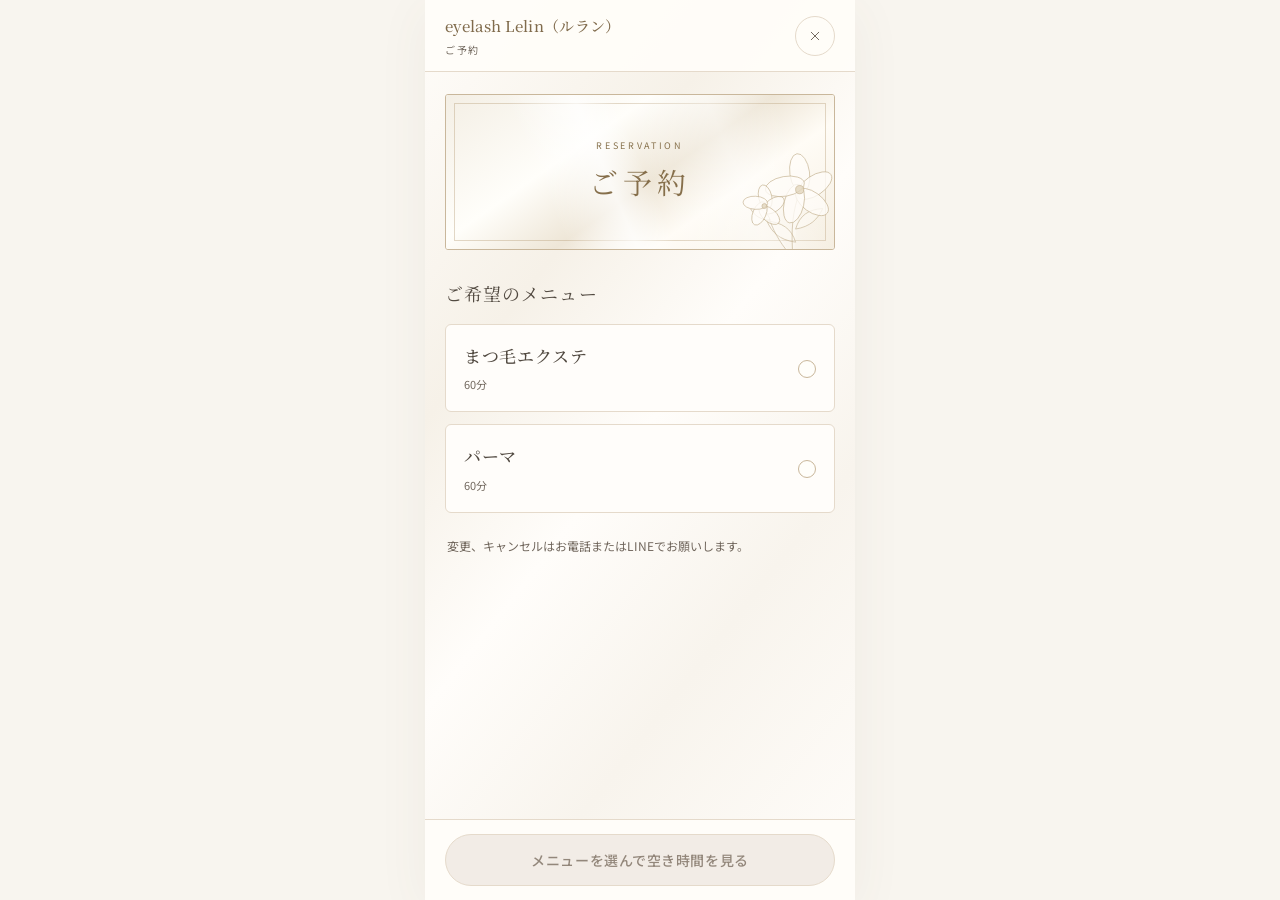
<file: index.html>
<!DOCTYPE html>
<html lang="ja">
<head>
  <meta charset="UTF-8">
  <script>
    // Hide transitional pages, but let LIFF consume the original URL before routing.
    (function () {
      var params = new URLSearchParams(window.location.search);
      var mode = params.get('mode');
      if (!mode && params.get('liff.state')) {
        try {
          var state = decodeURIComponent(params.get('liff.state'));
          var start = state.indexOf('?');
          mode = new URLSearchParams(start >= 0 ? state.slice(start + 1) : state.replace(/^\?/, '')).get('mode');
        } catch (error) { /* Leave malformed launches to the existing application. */ }
      }
      var authReturn = params.has('liff.state') || params.has('code') || params.has('liffClientId');
      var manage = mode === 'manage';
      try {
        var saved = JSON.parse(sessionStorage.getItem('reservationManagementLaunch') || 'null');
        if (!mode && authReturn && saved && Date.now() - saved.at < 600000 && Date.now() >= saved.at) manage = true;
        if (manage) sessionStorage.setItem('reservationManagementLaunch', JSON.stringify({at:Date.now()}));
        else if (!authReturn) sessionStorage.removeItem('reservationManagementLaunch');
      } catch (error) { /* Storage can be unavailable; URL routing remains usable. */ }
      window.reservationLaunch = {manage:manage, authReturn:authReturn};
      if (manage || authReturn) {
        document.documentElement.style.visibility = 'hidden';
      }
    })();
  </script>
  <meta name="viewport" content="width=device-width, initial-scale=1.0, viewport-fit=cover">
  <meta name="theme-color" content="#f8f5ef">
  <title>ご予約 | eyelash Lelin</title>
  <link rel="preconnect" href="https://fonts.googleapis.com">
  <link rel="preconnect" href="https://fonts.gstatic.com" crossorigin>
  <link href="https://fonts.googleapis.com/css2?family=Noto+Sans+JP:wght@400;500&family=Noto+Serif+JP:wght@400;500&display=swap" rel="stylesheet">
  <link rel="stylesheet" href="style.css?v=20260929-lelin-1">
  <script src="config.js?v=20260907-1"></script>
</head>
<body>
  <main class="phone">
    <header class="topbar">
      <div class="topbar__title">
        <strong data-config="STORE_NAME">店舗名</strong>
        <span data-config="HEADER_SUBTITLE">予約受付</span>
      </div>
      <button class="topbar__close" type="button" aria-label="閉じる" data-action="close">
        <svg viewBox="0 0 24 24" fill="none" aria-hidden="true">
          <path d="M7 7l10 10M17 7L7 17" stroke="currentColor" stroke-width="1.3" stroke-linecap="round"/>
        </svg>
      </button>
    </header>


    <section class="screen is-active" data-screen="home">
      <div class="content">
        <article class="hero">
          <div class="hero__visual">
            <svg class="hero__flower" viewBox="0 0 140 160" fill="none" aria-hidden="true">
              <g stroke="currentColor" stroke-width="0.75" fill="#fffdf9" fill-opacity="0.78">
                <path d="M72 154c-3-38-1-60 9-86M75 132c-20-3-29-12-35-26 18 2 30 9 35 26ZM75 116c18-3 27-12 33-25-17 1-28 8-33 25Z" fill-opacity="0.28"/>
                <ellipse cx="80" cy="48" rx="12" ry="24" transform="rotate(-8 80 48)"/>
                <ellipse cx="98" cy="63" rx="12" ry="24" transform="rotate(56 98 63)"/>
                <ellipse cx="95" cy="83" rx="12" ry="23" transform="rotate(126 95 83)"/>
                <ellipse cx="73" cy="85" rx="12" ry="24" transform="rotate(193 73 85)"/>
                <ellipse cx="62" cy="64" rx="12" ry="24" transform="rotate(260 62 64)"/>
                <circle cx="80" cy="68" r="5" fill="#e2d5bb"/>
                <path d="M71 150c-12-13-21-27-28-46M44 105c-11 0-19-5-24-14 12-1 21 4 24 14Z" fill-opacity="0.28"/>
                <ellipse cx="38" cy="77" rx="8" ry="15" transform="rotate(-13 38 77)"/>
                <ellipse cx="48" cy="87" rx="8" ry="15" transform="rotate(56 48 87)"/>
                <ellipse cx="43" cy="99" rx="8" ry="15" transform="rotate(130 43 99)"/>
                <ellipse cx="31" cy="97" rx="8" ry="15" transform="rotate(203 31 97)"/>
                <ellipse cx="26" cy="84" rx="8" ry="15" transform="rotate(273 26 84)"/>
                <circle cx="37" cy="88" r="3" fill="#e2d5bb"/>
              </g>
            </svg>
            <span class="hero__eyebrow" aria-hidden="true">RESERVATION</span>
            <h1>ご予約</h1>
          </div>
        </article>
        <section class="menu-section" id="menuSection" hidden>
          <h2>ご希望のメニュー</h2>
          <div class="menu-list" id="menuList"></div>
        </section>
        <p class="home-policy" data-config="RESERVATION_NOTICE">
          変更、キャンセルはお電話またはLINEでお願いします。
        </p>
      </div>
      <div class="fixed-action">
        <button class="primary" type="button" data-action="start" id="startButton">空き時間を見る</button>
      </div>
    </section>

    <section class="screen" data-screen="loading">
      <div class="loading" role="status" aria-live="polite">
        <div>
          <div class="spinner"></div>
          <h2>空き時間を確認しています</h2>
          <p>現在受付できる日時を読み込んでいます</p>
        </div>
      </div>
    </section>

    <section class="screen" data-screen="slots">
      <div class="content">
        <div class="step" aria-label="予約ステップ">
          <div class="step__item is-current"><span class="step__dot">1</span><span>日時</span></div>
          <div class="step__item"><span class="step__dot">2</span><span>入力</span></div>
          <div class="step__item"><span class="step__dot">3</span><span>完了</span></div>
        </div>

        <button class="text-button" type="button" data-action="home">戻る</button>
        <h2 class="page-title">ご来店日時をお選びください</h2>

        <div class="week-nav" aria-label="表示期間の切り替え">
          <button class="week-nav__button" type="button" data-action="prevWeek" id="prevWeekButton">前の週</button>
          <div class="week-nav__range" id="weekRange">表示期間</div>
          <button class="week-nav__button" type="button" data-action="nextWeek" id="nextWeekButton">次の週</button>
        </div>

        <div class="week-loading" id="weekLoading" role="status" aria-live="polite" hidden>
          <span class="mini-spinner"></span>
          <span>空き時間を読み込んでいます</span>
        </div>

        <section class="availability-card" aria-label="空き状況一覧">
          <div class="availability-card__head">
            <div>
              <strong id="slotHeading">直近1週間の空き時間</strong>
              <span>ご都合のよい○をタップしてください</span>
            </div>
            <div class="availability-legend">
              <div>○ 空き</div>
              <div>× 予約不可</div>
            </div>
          </div>
          <div class="availability-grid" id="availabilityGrid"></div>
        </section>
      </div>
    </section>

    <section class="screen" data-screen="form">
      <div class="content">
        <div class="step" aria-label="予約ステップ">
          <div class="step__item is-done"><span class="step__dot">1</span><span>日時</span></div>
          <div class="step__item is-current"><span class="step__dot">2</span><span>入力</span></div>
          <div class="step__item"><span class="step__dot">3</span><span>完了</span></div>
        </div>

        <h2 class="page-title">お客様情報の入力</h2>

        <form class="form-card" id="reservationForm" novalidate>
          <div class="selected">
            <div>
              <span>選択日時</span>
              <strong id="selectedDateTime">未選択</strong>
              <em id="selectedMenuName"></em>
            </div>
            <button class="text-button" type="button" data-action="backToSlots">変更</button>
          </div>

          <div class="fields">
            <div class="field">
              <label for="guestName">お名前</label>
              <input id="guestName" name="guestName" type="text" autocomplete="name" placeholder="お名前" maxlength="100" required>
              <small id="savedNameHint">初回のみお名前をご入力ください。次回から同じLINEアカウントで再利用できます。お名前はいつでも修正できます。</small>
            </div>
          </div>

          <div class="confirming" id="submitLoading" role="status" aria-live="polite">
            <span class="mini-spinner"></span>
            <span>選択した日時の空きを確認しています</span>
          </div>
          <p class="important-notice important-notice--form" data-config="RESERVATION_NOTICE">
            変更、キャンセルはお電話またはLINEでお願いします。
          </p>
        </form>
      </div>
      <div class="fixed-action">
        <button class="primary" type="submit" form="reservationForm" id="submitButton">予約を確定する</button>
      </div>
    </section>

    <section class="screen" data-screen="complete">
      <div class="content">
        <div class="step" aria-label="予約ステップ">
          <div class="step__item is-done"><span class="step__dot">1</span><span>日時</span></div>
          <div class="step__item is-done"><span class="step__dot">2</span><span>入力</span></div>
          <div class="step__item is-current"><span class="step__dot">3</span><span>完了</span></div>
        </div>

        <article class="complete-card">
          <div class="complete-mark" aria-hidden="true">
            <svg viewBox="0 0 24 24" fill="none">
              <path d="M5 12.5l4.2 4.2L19.5 6.5" stroke="currentColor" stroke-width="2.4" stroke-linecap="round" stroke-linejoin="round"/>
            </svg>
          </div>
          <h2 id="completeHeading"><span>ご予約</span><wbr><span>ありがとうございます</span></h2>
          <dl class="complete-summary">
            <div id="completeReservationRow">
              <dt>予約番号</dt>
              <dd id="completeReservationId">-</dd>
            </div>
            <div>
              <dt>日時</dt>
              <dd id="completeDateTime">未選択</dd>
            </div>
            <div>
              <dt>お名前</dt>
              <dd id="completeName">未入力</dd>
            </div>
          </dl>
        </article>
        <p class="contact-note">変更、キャンセルはお電話またはLINEでお願いします。<br><a href="tel:0276613520">0276613520</a></p>
      </div>
      <div class="fixed-action">
        <button class="secondary" type="button" data-action="restart">別の日時を予約する</button>
      </div>
    </section>
  </main>

  <div class="toast" id="toast" role="alert"></div>
  <script src="api-client.js?v=20260907-errors"></script>
  <script src="time-utils.js?v=20260827-1"></script>
  <script src="app.js?v=20260909-slot-display"></script>
</body>
</html>
</file>
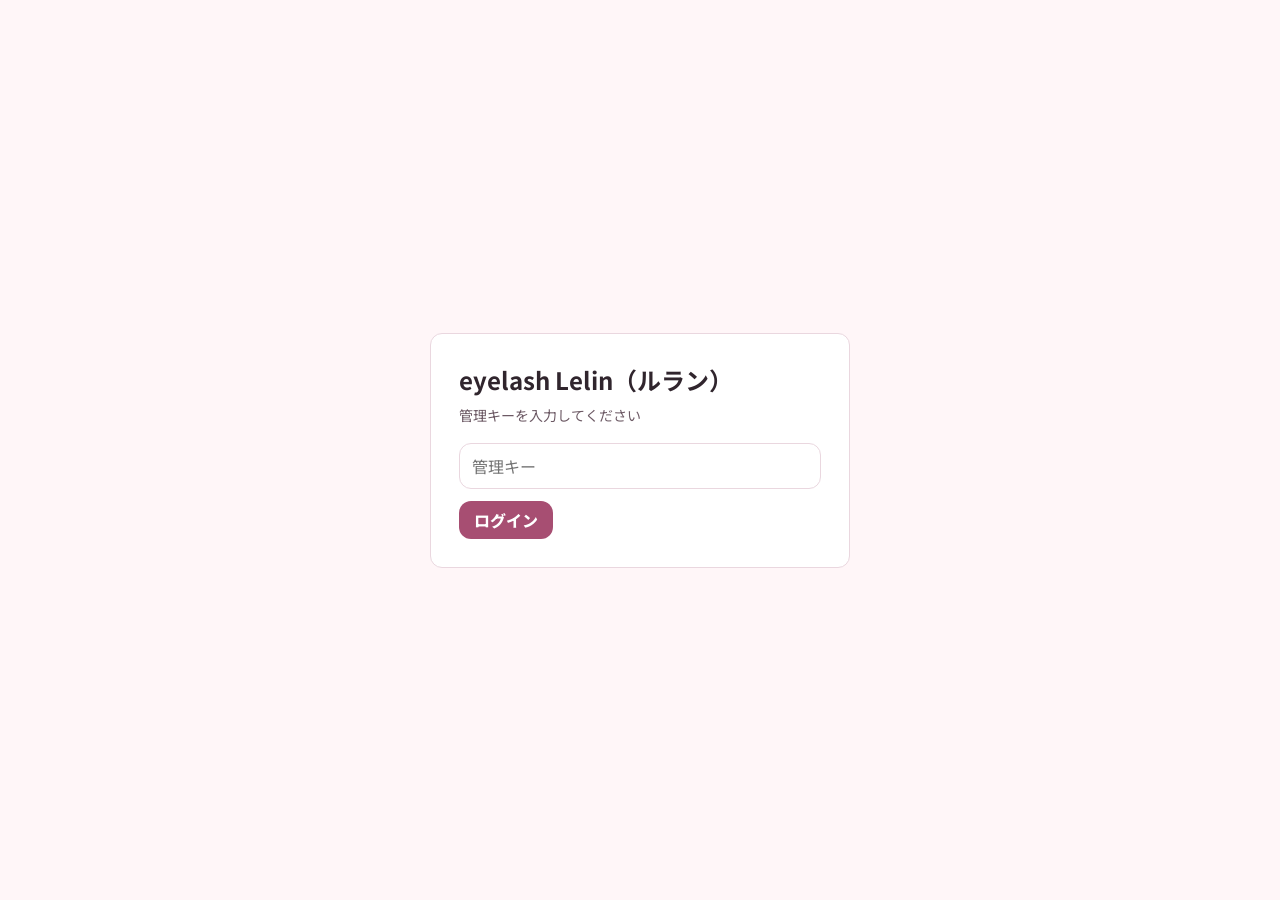
<file: admin.html>
<!DOCTYPE html>
<html lang="ja">
<head>
  <meta charset="UTF-8">
  <meta name="viewport" content="width=device-width, initial-scale=1.0">
  <title>予約管理</title>
  <link rel="preconnect" href="https://fonts.googleapis.com">
  <link rel="preconnect" href="https://fonts.gstatic.com" crossorigin>
  <link href="https://fonts.googleapis.com/css2?family=Noto+Sans+JP:wght@400;500;700;800&display=swap" rel="stylesheet">
  <script src="config.js"></script>
  <style>
    :root {
      --bg: #fff6f8;
      --surface: #fff;
      --text: #30252d;
      --sub: #6c5964;
      --line: #a74e72;
      --border: #ead7df;
      --danger: #b74b55;
      --radius: 12px;
    }
    * { box-sizing: border-box; }
    body {
      margin: 0;
      font-family: "Noto Sans JP", "Yu Gothic", "Meiryo", sans-serif;
      background: var(--bg);
      color: var(--text);
    }
    button, input, select, textarea { font: inherit; }
    button { cursor: pointer; }
    .login {
      min-height: 100vh;
      display: grid;
      place-items: center;
      padding: 20px;
    }
    .login-box, .panel {
      border: 1px solid var(--border);
      border-radius: var(--radius);
      background: var(--surface);
    }
    .login-box {
      width: min(420px, 100%);
      padding: 28px;
    }
    .login-box h1 { margin: 0 0 8px; font-size: 24px; }
    .login-box p { margin: 0 0 18px; color: var(--sub); font-size: 14px; }
    .login-box input {
      width: 100%;
      height: 46px;
      padding: 0 12px;
      border: 1px solid var(--border);
      border-radius: var(--radius);
      margin-bottom: 12px;
    }
    .primary, .secondary, .danger {
      min-height: 38px;
      border-radius: var(--radius);
      border: 1px solid transparent;
      padding: 0 14px;
      font-weight: 800;
    }
    .primary { background: var(--line); color: #fff; }
    .secondary { background: #fff; border-color: var(--border); color: var(--text); }
    .danger { background: #fff0f1; border-color: #f0c6cb; color: var(--danger); }
    #dashboard { display: none; }
    .bar {
      position: sticky;
      top: 0;
      z-index: 3;
      display: flex;
      align-items: center;
      justify-content: space-between;
      padding: 14px 20px;
      background: var(--surface);
      border-bottom: 1px solid var(--border);
    }
    .bar h1 { margin: 0; font-size: 18px; }
    .bar-actions { display: flex; gap: 8px; }
    .wrap {
      width: min(1180px, calc(100% - 28px));
      margin: 18px auto 40px;
    }
    .tabs { display: flex; gap: 8px; margin-bottom: 14px; }
    .tab {
      min-height: 40px;
      padding: 0 16px;
      border: 1px solid var(--border);
      border-radius: var(--radius);
      background: #fff;
      font-weight: 800;
    }
    .tab.is-active { border-color: var(--line); background: #fce7ef; color: #853253; }
    .panel { padding: 16px; overflow-x: auto; }
    .filters {
      display: flex;
      flex-wrap: wrap;
      gap: 10px;
      margin-bottom: 14px;
    }
    .filters input, .filters select {
      height: 40px;
      padding: 0 10px;
      border: 1px solid var(--border);
      border-radius: var(--radius);
      background: #fff;
    }
    table { width: 100%; border-collapse: collapse; min-width: 860px; }
    th, td {
      padding: 10px;
      border-bottom: 1px solid var(--border);
      font-size: 13px;
      text-align: left;
      vertical-align: top;
      white-space: nowrap;
    }
    th { background: #f6f8f7; color: var(--sub); font-weight: 800; }
    .status { display: inline-flex; padding: 3px 8px; border-radius: 999px; background: #fce7ef; color: #853253; font-weight: 800; font-size: 12px; }
    .status.cancelled { background: #fff0f1; color: var(--danger); }
    .empty { padding: 36px; text-align: center; color: var(--sub); }
    .menu-actions { display: flex; justify-content: flex-end; gap: 8px; margin-bottom: 12px; }
    .menu-input {
      width: 100%;
      min-width: 110px;
      height: 36px;
      padding: 0 8px;
      border: 1px solid var(--border);
      border-radius: 6px;
    }
    textarea.menu-input { height: 58px; padding: 8px; resize: vertical; }
    .loader {
      position: fixed;
      inset: 0;
      display: none;
      place-items: center;
      background: rgba(255,255,255,0.78);
      z-index: 10;
      font-weight: 800;
    }
    @media (max-width: 720px) {
      .bar { align-items: flex-start; flex-direction: column; gap: 10px; }
      .bar-actions { width: 100%; }
      .bar-actions button { flex: 1; }
    }
  </style>
</head>
<body>
  <section class="login" id="loginView">
    <div class="login-box">
      <h1 data-config="STORE_NAME">予約管理</h1>
      <p>管理キーを入力してください</p>
      <input type="password" id="adminKey" placeholder="管理キー" autocomplete="current-password">
      <button class="primary" type="button" id="loginButton">ログイン</button>
      <p id="loginError" style="display:none;color:var(--danger);margin-top:12px;"></p>
    </div>
  </section>

  <section id="dashboard">
    <header class="bar">
      <h1><span data-config="STORE_NAME">予約管理</span> 管理画面</h1>
      <div class="bar-actions">
        <button class="secondary" type="button" id="registerNotificationButton">個人LINE通知を登録</button>
        <button class="secondary" type="button" id="refreshButton">更新</button>
        <button class="secondary" type="button" id="logoutButton">ログアウト</button>
      </div>
    </header>

    <main class="wrap">
      <p id="operationMessage" role="status" aria-live="polite"></p>
      <section id="cancelConfirmation" class="panel" style="display:none" aria-label="予約のキャンセル確認">
        <p id="cancelConfirmationText"></p>
        <button id="confirmCancelButton" type="button" class="danger">この予約をキャンセルする</button>
        <button id="dismissCancelButton" type="button" class="secondary">戻る</button>
      </section>
      <section class="panel" data-section="reservations">
        <div class="filters">
          <select id="statusFilter">
            <option value="active">有効な予約</option>
            <option value="cancelled">キャンセル</option>
            <option value="all">すべて</option>
          </select>
          <input type="date" id="dateFilter">
          <input type="search" id="searchInput" placeholder="名前・予約番号">
        </div>
        <table>
          <thead>
            <tr>
              <th>予約番号</th>
              <th>利用日</th>
              <th>時間</th>
              <th>メニュー</th>
              <th>お客様</th>
              <th>状態</th>
              <th>操作</th>
            </tr>
          </thead>
          <tbody id="reservationRows"></tbody>
        </table>
      </section>

    </main>
  </section>

  <div class="loader" id="loader">読み込み中...</div>
  <script src="api-client.js?v=20260907-errors"></script>
  <script src="admin.js?v=20260907-reconcile"></script>
</body>
</html>
</file>
<file: style.css>
:root {
  --line: #af9575;
  --line-dark: #786347;
  --ink: #514940;
  --sub: #71675d;
  --weak: #958c82;
  --bg: #f8f5ef;
  --paper: #fffdfa;
  --soft: #f5f0e9;
  --soft-green: #f4e8e4;
  --border: #e5dacb;
  --border-strong: #c9b79b;
  --danger: #995457;
  --danger-bg: #fff4f2;
  --amber: #846b49;
  --amber-bg: #f8f2e8;
  --radius: 6px;
  --shadow: 0 10px 50px rgba(107, 90, 65, 0.06);
  --serif: "Noto Serif JP", "Yu Mincho", "Hiragino Mincho ProN", serif;
}
[hidden] { display: none !important; }
* { box-sizing: border-box; }
html, body { min-height: 100%; margin: 0; }
body {
  font-family: "Noto Sans JP", "Yu Gothic", "Meiryo", sans-serif;
  font-size: 14px;
  font-weight: 400;
  line-height: 1.7;
  color: var(--ink);
  background: var(--bg);
  -webkit-text-size-adjust: 100%;
}
button, input, textarea, select { font: inherit; }
button { border: 0; cursor: pointer; -webkit-tap-highlight-color: transparent; }
button:disabled { cursor: not-allowed; }
button:focus-visible, a:focus-visible { outline: 2px solid var(--line-dark); outline-offset: 3px; }
h1, h2 { font-family: var(--serif); font-weight: 400; }
.phone {
  width: min(100%, 430px);
  min-height: 100vh;
  margin: 0 auto;
  background: linear-gradient(128deg, #fffdfa 0%, #f6f1e8 29%, #fffdfa 49%, #f8f4ed 70%, #fffdfa 100%);
  box-shadow: var(--shadow);
}
.topbar {
  position: sticky; top: 0; z-index: 5;
  display: flex; align-items: center; justify-content: space-between;
  min-height: 72px; gap: 10px; padding: 12px 20px;
  border-bottom: 1px solid var(--border);
  background: rgba(255, 253, 249, 0.96);
}
.topbar__title { min-width: 0; }
.topbar__title strong {
  display: block; color: #806b4c;
  font-family: var(--serif); font-size: 15px; font-weight: 500; letter-spacing: 0.02em;
}
.topbar__title span { display: block; margin-top: 2px; color: var(--sub); font-size: 10px; letter-spacing: 0.15em; }
.topbar__close {
  display: grid; width: 40px; height: 40px; flex: 0 0 40px; place-items: center;
  border: 1px solid var(--border); border-radius: 50%; background: transparent; color: var(--sub);
}
.topbar__close svg { width: 18px; height: 18px; }
.screen { display: none; min-height: calc(100vh - 72px); }
.screen.is-active { display: block; }
.content { padding: 22px 20px calc(116px + env(safe-area-inset-bottom)); }
.hero { border: 1px solid var(--border-strong); border-radius: 3px; overflow: hidden; }
.hero__visual {
  position: relative; display: flex; flex-direction: column; align-items: center; justify-content: center;
  min-height: 154px; padding: 27px 22px; overflow: hidden;
  background: linear-gradient(145deg, #f4efe5 0%, #fffefa 34%, #eee6d7 54%, #fffcf6 70%, #f5eee1 100%);
  color: #866f4b;
}
.hero__visual::before {
  content: ""; position: absolute; inset: 8px; border: 1px solid rgba(183, 159, 120, 0.4); pointer-events: none;
}
.hero__visual::after {
  content: ""; position: absolute; inset: -70px; transform: rotate(-23deg);
  background: linear-gradient(90deg, transparent 32%, rgba(255, 255, 255, 0.7) 44%, transparent 51%, rgba(255,255,255,0.4) 67%, transparent 79%);
  pointer-events: none;
}
.hero__flower { position: absolute; right: -15px; bottom: -18px; width: 115px; height: 135px; color: #c2b08e; z-index: 1; }
.hero__eyebrow { position: relative; z-index: 2; font-size: 9px; letter-spacing: 0.3em; color: #88734e; }
.hero h1 { position: relative; z-index: 2; margin: 6px 0 0; font-size: 29px; line-height: 1.6; letter-spacing: 0.18em; }
.menu-section { margin-top: 28px; }
.menu-section h2 { margin: 0 0 15px; font-size: 18px; letter-spacing: 0.06em; }
.menu-list { display: grid; gap: 12px; }
.menu-card {
  position: relative; width: 100%; min-height: 84px; padding: 17px 47px 17px 18px;
  border: 1px solid var(--border); border-radius: var(--radius); background: var(--paper);
  color: var(--ink); text-align: left; transition: background 0.15s ease, border-color 0.15s ease;
}
.menu-card::after {
  content: ""; position: absolute; right: 18px; top: calc(50% - 8px); width: 16px; height: 16px;
  border: 1px solid var(--border-strong); border-radius: 50%; background: #fffefa;
}
.menu-card.is-selected { border-color: #b69b7c; background: #f7ece8; }
.menu-card.is-selected::after { border-color: var(--line-dark); background: var(--line-dark); box-shadow: inset 0 0 0 4px #f7ece8; }
.menu-card strong { display: block; font-family: var(--serif); font-size: 17px; font-weight: 500; letter-spacing: 0.04em; }
.menu-card span { display: block; margin-top: 4px; color: var(--sub); font-size: 12px; }
.menu-card span:empty { display: none; }
.menu-card small { display: block; margin-top: 5px; color: var(--sub); font-size: 11px; font-weight: 400; }
.home-policy { margin: 22px 2px 0; color: var(--sub); font-size: 12px; line-height: 1.9; }
.fixed-action {
  position: fixed; right: 0; bottom: 0; left: 0; z-index: 4; width: min(100%, 430px); margin: 0 auto;
  padding: 14px 20px calc(14px + env(safe-area-inset-bottom)); border-top: 1px solid var(--border);
  background: rgba(255, 253, 249, 0.98);
}
.primary, .secondary, .text-button {
  display: inline-flex; align-items: center; justify-content: center; width: 100%; min-height: 52px;
  border-radius: 999px; font-weight: 500; letter-spacing: 0.04em; line-height: 1.5;
}
.primary { border: 1px solid #d5bcb5; background: #ead4ce; color: #58453c; padding: 10px 16px; }
.primary:active { background: #ddc2b9; }
.primary:disabled { border-color: var(--border); background: #f2ece6; color: #93877b; }
.secondary { border: 1px solid var(--border-strong); background: var(--paper); color: var(--line-dark); padding: 10px 16px; }
.text-button { width: auto; min-height: 44px; padding: 0 6px; border-radius: 4px; background: transparent; color: var(--sub); font-size: 13px; letter-spacing: 0; }
.step { display: grid; grid-template-columns: repeat(3, 1fr); gap: 8px; padding: 0 4px 22px; }
.step__item { position: relative; display: grid; gap: 6px; justify-items: center; color: var(--weak); font-size: 10px; }
.step__item:not(:last-child)::after { content: ""; position: absolute; top: 13px; left: calc(50% + 21px); width: calc(100% - 34px); border-top: 1px solid var(--border); }
.step__dot { display: grid; width: 27px; height: 27px; place-items: center; border: 1px solid var(--border); border-radius: 50%; background: var(--paper); color: inherit; font-size: 11px; }
.step__item.is-current, .step__item.is-done { color: var(--line-dark); }
.step__item.is-current .step__dot { border-color: var(--line); background: #f0e5d4; }
.step__item.is-done .step__dot { border-color: var(--border-strong); background: #f7f2e9; }
.page-title { margin: 3px 0 24px; font-size: 21px; line-height: 1.6; letter-spacing: 0.035em; }
.week-nav { display: grid; grid-template-columns: 62px minmax(0, 1fr) 62px; gap: 6px; align-items: center; margin: 0 0 16px; }
.week-nav__button { min-height: 44px; border: 1px solid var(--border); border-radius: 999px; background: var(--paper); color: var(--sub); font-size: 11px; padding: 4px; }
.week-nav__button:disabled { background: #f4f0e9; color: var(--weak); }
.week-nav__range { min-width: 0; color: var(--ink); font-size: 12px; font-weight: 500; line-height: 1.6; text-align: center; }
.week-loading { display: flex; align-items: center; justify-content: center; gap: 8px; min-height: 38px; margin: -4px 0 14px; color: var(--sub); font-size: 11px; }
.availability-card { overflow: hidden; border: 1px solid var(--border); border-radius: var(--radius); background: var(--paper); }
.availability-card__head { display: flex; align-items: flex-start; justify-content: space-between; gap: 9px; padding: 16px 12px; border-bottom: 1px solid var(--border); }
.availability-card__head strong { display: block; font-family: var(--serif); font-size: 15px; font-weight: 500; line-height: 1.6; }
.availability-card__head span { display: block; margin-top: 6px; color: var(--sub); font-size: 10px; line-height: 1.7; }
.availability-legend { flex: 0 0 auto; color: var(--sub); font-size: 10px; line-height: 1.9; text-align: right; }
.availability-grid { display: grid; grid-template-columns: 42px repeat(7, minmax(0, 1fr)); width: 100%; }
.availability-cell { display: grid; place-items: center; min-width: 0; min-height: 47px; border-right: 1px solid var(--border); border-bottom: 1px solid var(--border); background: var(--paper); color: var(--ink); text-align: center; }
.availability-cell:nth-child(8n) { border-right: 0; }
.availability-cell:nth-last-child(-n+8) { border-bottom: 0; }
.availability-cell.is-head { min-height: 55px; background: #f6f1e9; font-size: 10px; line-height: 1.5; }
.availability-cell.is-head span { display: block; }
.availability-cell.is-head small { color: var(--sub); font-size: 9px; font-weight: 400; }
.availability-cell.is-time { background: #faf6ef; color: var(--sub); font-size: 10px; }
.availability-button { width: 100%; height: 100%; min-height: 47px; padding: 0; background: transparent; color: #806643; font-size: 21px; font-weight: 400; line-height: 1; }
.availability-button.is-open:active { background: var(--soft-green); }
.availability-button.is-booked { color: #a3998c; font-size: 16px; }
.availability-button:disabled { background: #f9f6f1; }
.form-card, .complete-card { overflow: hidden; border: 1px solid var(--border); border-radius: var(--radius); background: var(--paper); }
.selected { display: flex; align-items: center; justify-content: space-between; gap: 10px; padding: 19px 17px; border-bottom: 1px solid var(--border); background: #f7eee8; }
.selected > div { min-width: 0; }
.selected span { display: block; color: var(--sub); font-size: 11px; }
.selected strong { display: block; margin-top: 7px; font-family: var(--serif); font-size: 16px; font-weight: 500; line-height: 1.7; }
.selected em { display: block; margin-top: 4px; color: var(--sub); font-size: 12px; font-style: normal; }
.selected .text-button { flex: 0 0 auto; }
.fields { display: grid; gap: 16px; padding: 25px 17px; }
.field { display: grid; gap: 10px; }
.field label { font-size: 13px; font-weight: 500; }
.field input, .field textarea { width: 100%; min-width: 0; border: 1px solid var(--border-strong); border-radius: 4px; background: #fffefa; color: var(--ink); outline: 0; font-size: 16px; }
.field input { height: 50px; padding: 0 13px; }
.field textarea { min-height: 86px; padding: 12px 13px; resize: vertical; }
.field input::placeholder { color: #958c80; }
.field input:focus, .field textarea:focus { border-color: var(--line-dark); box-shadow: 0 0 0 3px rgba(175,149,117,0.13); }
#savedNameHint { color: var(--sub); font-size: 11px; line-height: 1.9; }
.important-notice { margin: 16px 0 0; padding: 13px 14px; border: 1px solid var(--border); border-radius: var(--radius); background: var(--amber-bg); color: var(--sub); font-size: 12px; line-height: 1.8; }
.important-notice--form { margin: 0 17px 22px; }
.confirming { display: none; align-items: center; gap: 10px; margin: 0 17px 17px; padding: 11px 12px; border-radius: var(--radius); background: var(--soft); color: var(--sub); font-size: 11px; }
.confirming.is-visible { display: flex; }
.complete-card { padding: 30px 18px 24px; text-align: center; }
.complete-mark { display: grid; width: 54px; height: 54px; place-items: center; margin: 0 auto 22px; border: 1px solid var(--border-strong); border-radius: 50%; background: #f8f3e9; color: var(--line-dark); }
.complete-mark svg { width: 25px; height: 25px; }
.complete-card h2 { margin: 0; font-size: 21px; line-height: 1.75; letter-spacing: 0.04em; text-wrap: balance; }
.complete-summary { display: grid; gap: 16px; margin: 25px 0 0; padding: 21px 0 0; border-top: 1px solid var(--border); text-align: left; }
.complete-summary div { display: grid; grid-template-columns: 62px minmax(0, 1fr); gap: 10px; align-items: start; }
.complete-summary dt { padding-top: 1px; color: var(--sub); font-size: 11px; }
.complete-summary dd { min-width: 0; margin: 0; font-size: 13px; font-weight: 400; line-height: 1.7; overflow-wrap: anywhere; }
.contact-note { margin: 22px 2px 0; color: var(--sub); font-size: 12px; line-height: 1.9; text-align: center; }
.contact-note a { display: inline-block; padding: 8px; color: var(--line-dark); font-size: 16px; font-weight: 500; letter-spacing: 0.05em; text-underline-offset: 4px; }
.loading { display: grid; min-height: calc(100vh - 72px); place-items: center; padding: 28px; text-align: center; }
.loading h2 { margin: 0; font-size: 20px; line-height: 1.7; }
.loading p { margin: 10px 0 0; color: var(--sub); font-size: 12px; }
.spinner, .mini-spinner { border: 2px solid var(--border); border-top-color: var(--line); border-radius: 50%; animation: spin 1s linear infinite; }
.spinner { width: 42px; height: 42px; margin: 0 auto 22px; }
.mini-spinner { flex: 0 0 18px; width: 18px; height: 18px; }
@keyframes spin { to { transform: rotate(360deg); } }
.toast { position: fixed; right: 16px; bottom: calc(92px + env(safe-area-inset-bottom)); left: 16px; z-index: 8; width: min(calc(100% - 32px), 398px); margin: 0 auto; padding: 14px; border: 1px solid #dfc0bb; border-radius: var(--radius); background: var(--danger-bg); color: var(--danger); font-size: 12px; line-height: 1.8; opacity: 0; pointer-events: none; transform: translateY(8px); transition: opacity 0.16s ease, transform 0.16s ease; }
.toast.is-visible { opacity: 1; transform: translateY(0); }
@media (max-width: 350px) {
  .topbar { padding-right: 16px; padding-left: 16px; }
  .topbar__title strong { font-size: 13px; }
  .content { padding-right: 16px; padding-left: 16px; }
  .fixed-action { padding-right: 16px; padding-left: 16px; }
  .primary { font-size: 13px; }
  .page-title { font-size: 19px; }
  .availability-card__head { gap: 6px; padding-right: 10px; padding-left: 10px; }
  .availability-card__head strong { font-size: 14px; }
}
@media (max-width: 430px) { .phone { width: 100%; box-shadow: none; } }
@media (prefers-reduced-motion: reduce) { *, *::before, *::after { animation-duration: 3s !important; transition: none !important; } }
.management-page { min-height: 100vh; }
.management-content { padding: 14px 14px 40px; }
.management-hero {
  display: flex;
  align-items: center;
  gap: 14px;
  margin-bottom: 14px;
  padding: 19px 18px;
  border-radius: 14px;
  background: linear-gradient(140deg, #bd7390, #92506e);
  color: #fff;
}
.management-hero__icon {
  display: grid;
  width: 48px;
  height: 48px;
  flex: 0 0 48px;
  place-items: center;
  border-radius: 12px;
  background: rgba(255,255,255,0.16);
}
.management-hero__icon svg { width: 32px; height: 32px; }
.management-hero h1 { margin: 0; font-size: 19px; line-height: 1.4; }
.management-hero p { margin: 5px 0 0; font-size: 12px; font-weight: 700; opacity: 0.92; }
.management-heading { margin: 0 0 10px; font-size: 18px; }
.management-policy {
  margin: -2px 0 12px;
  color: var(--sub);
  font-size: 12px;
  font-weight: 700;
  line-height: 1.65;
}
.management-loading {
  display: grid;
  min-height: 260px;
  place-items: center;
  align-content: center;
  gap: 15px;
  border: 1px solid var(--border);
  border-radius: 12px;
  background: #fff;
  color: var(--sub);
}
.management-loading .spinner { margin: 0; }
.reservation-list { display: grid; gap: 12px; }
.reservation-card {
  overflow: hidden;
  border: 1px solid var(--border);
  border-radius: 12px;
  background: #fff;
}
.reservation-card__head {
  display: flex;
  align-items: center;
  justify-content: space-between;
  gap: 10px;
  padding: 11px 14px;
  border-bottom: 1px solid var(--border);
  background: var(--soft-green);
}
.reservation-card__head span { color: var(--sub); font-size: 11px; font-weight: 700; }
.reservation-card__head strong {
  padding: 3px 8px;
  border-radius: 999px;
  background: var(--line);
  color: #fff;
  font-size: 11px;
}
.reservation-card__details { display: grid; gap: 10px; margin: 0; padding: 15px 14px; }
.reservation-card__details div { display: grid; grid-template-columns: 72px 1fr; gap: 8px; }
.reservation-card__details dt { color: var(--sub); font-size: 12px; font-weight: 800; }
.reservation-card__details dd { margin: 0; font-size: 14px; font-weight: 800; line-height: 1.55; }
.cancel-button {
  width: calc(100% - 28px);
  min-height: 45px;
  margin: 0 14px 14px;
  border: 1px solid #df9fa5;
  border-radius: var(--radius);
  background: #fff;
  color: var(--danger);
  font-weight: 800;
}
.reservation-card__deadline {
  margin: 0 14px 14px;
  padding: 11px 12px;
  border-radius: var(--radius);
  background: var(--amber-bg);
  color: #7a4a13;
  font-size: 12px;
  font-weight: 700;
  line-height: 1.65;
}
.management-message {
  padding: 28px 18px;
  border: 1px solid var(--border);
  border-radius: 12px;
  background: #fff;
  text-align: center;
}
.management-message h2 { margin: 0; font-size: 21px; }
.management-message p { margin: 10px 0 20px; color: var(--sub); font-size: 13px; font-weight: 700; line-height: 1.7; }
#cancelledSummary { white-space: pre-line; }
.management-message .secondary { margin-top: 10px; }
.management-message--error { border-color: #f0c6cb; }
.management-link { margin-top: 20px; text-decoration: none; }
.modal-backdrop {
  position: fixed;
  inset: 0;
  z-index: 20;
  display: grid;
  place-items: center;
  padding: 20px;
  background: rgba(16,23,20,0.52);
}
.cancel-modal {
  width: min(100%, 390px);
  padding: 22px 18px 18px;
  border-radius: 14px;
  background: #fff;
  box-shadow: 0 24px 70px rgba(0,0,0,0.24);
}
.cancel-modal h2 { margin: 0; font-size: 20px; line-height: 1.45; }
.cancel-modal > p { margin: 12px 0 0; color: var(--ink); font-size: 14px; font-weight: 800; line-height: 1.65; }
.cancel-modal .cancel-modal__note { color: var(--danger); font-size: 12px; font-weight: 700; }
.cancel-modal__actions { display: grid; grid-template-columns: 1fr 1fr; gap: 9px; margin-top: 20px; }
.danger-button {
  min-height: 50px;
  border-radius: var(--radius);
  background: var(--danger);
  color: #fff;
  font-weight: 800;
}
.danger-button:disabled { opacity: 0.58; }


#completeHeading > span { display: inline-block; }
</file>
